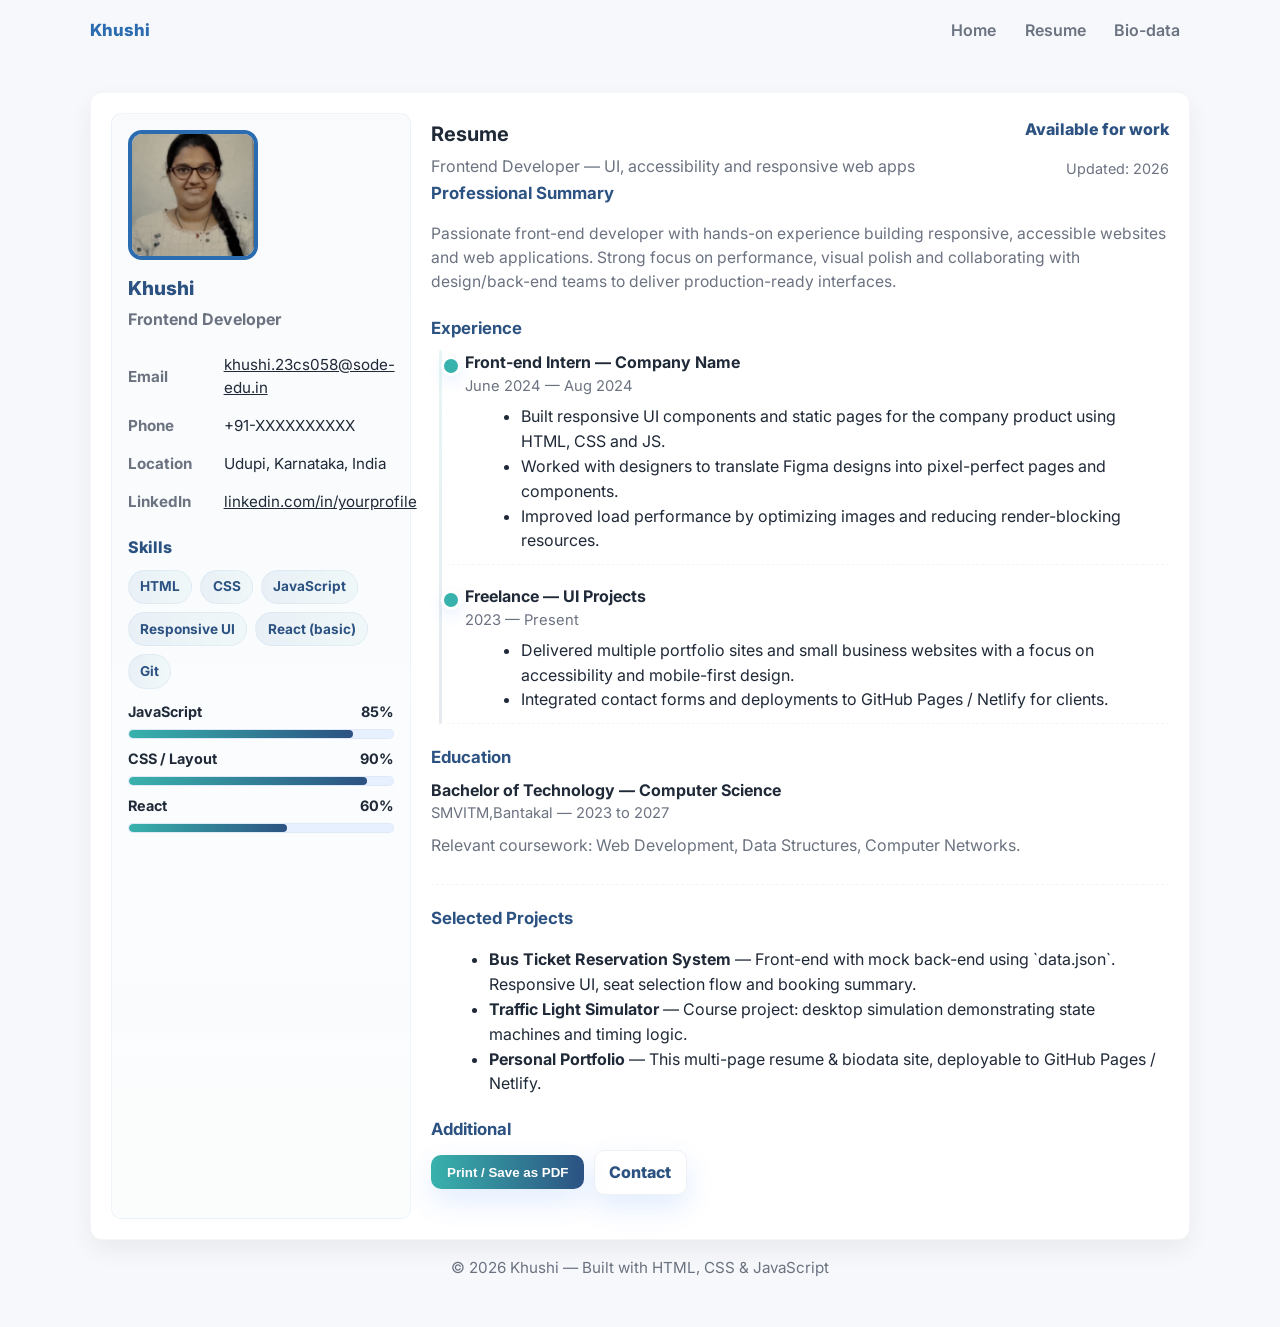
<file: resume.html>
<!doctype html>
<html lang="en">
<head>
  <meta charset="utf-8" />
  <meta name="viewport" content="width=device-width,initial-scale=1" />
  <title>Khushi — Resume</title>

  <!-- Optional: keep or change font -->
  <link href="https://fonts.googleapis.com/css2?family=Inter:wght@300;400;600;700;800&display=swap" rel="stylesheet">

  <!-- INLINE CSS (professional, colored, border-boxed, responsive) -->
  <style>
    :root{
      --primary: #2b6cb0;
      --secondary: #2c5282;
      --accent: #38b2ac;
      --bg: #f6f8fb;
      --card: #ffffff;
      --muted:#6b7280;
      --text: #1f2937;
      --radius: 12px;
      --shadow: 0 10px 25px rgba(15,23,42,0.06);
      --container: 1100px;
    }
    /* Reset & base */
    *{box-sizing:border-box}
    html,body{height:100%}
    body{
      margin:0;
      font-family: "Inter", system-ui, -apple-system, "Segoe UI", Roboto, Arial;
      background:var(--bg);
      color:var(--text);
      -webkit-font-smoothing:antialiased;
      -moz-osx-font-smoothing:grayscale;
      line-height:1.55;
    }
    a{color:inherit}
    .container{max-width:var(--container);margin:0 auto;padding:1.25rem}

    /* Header */
    .site-header{
      background:transparent;padding:0.75rem 0;margin-bottom:0.5rem;
      display:flex;align-items:center;justify-content:space-between;
    }
    .brand{font-weight:800;color:var(--primary);font-size:1.05rem;text-decoration:none}
    .nav{display:flex;gap:0.6rem;align-items:center}
    .nav a{font-weight:600;color:var(--muted);text-decoration:none;padding:0.35rem 0.6rem;border-radius:8px}
    .nav a:hover{color:var(--primary);background:rgba(43,108,176,0.06)}

    /* Main Layout */
    .page{padding:1.5rem 0 3rem}
    .card{
      display:flex;gap:1.25rem;background:var(--card);
      border-radius:var(--radius);padding:1.25rem;box-shadow:var(--shadow);
      border:1px solid rgba(15,23,42,0.04);
    }

    /* Left column (profile) */
    .card-left{
      width:300px;min-width:220px;flex-shrink:0;
      background:linear-gradient(180deg, rgba(43,108,176,0.03), rgba(56,178,172,0.02));
      padding:1rem;border-radius:10px;border:1px solid rgba(43,108,176,0.06);
      display:flex;flex-direction:column;align-items:flex-start;
    }
    .avatar{
      width:130px;height:130px;border-radius:14px;object-fit:cover;border:4px solid var(--primary);
      display:block;margin-bottom:0.9rem;
    }
    .name{font-size:1.2rem;font-weight:800;color:var(--secondary);margin-bottom:0.15rem}
    .role{color:var(--muted);font-weight:700;margin-bottom:0.9rem}
    .contact-list{list-style:none;padding:0;margin:0;width:100%}
    .contact-list li{display:flex;align-items:center;gap:0.6rem;padding:0.45rem 0;color:var(--text);font-size:0.95rem}
    .contact-label{font-weight:700;color:var(--muted);width:86px;flex-shrink:0}
    .skill-badges{display:flex;flex-wrap:wrap;gap:0.5rem;margin-top:0.6rem}
    .badge{
      background:linear-gradient(90deg, rgba(43,108,176,0.08), rgba(56,178,172,0.05));
      padding:0.35rem 0.7rem;border-radius:999px;font-weight:700;font-size:0.85rem;color:var(--secondary);
      border:1px solid rgba(43,108,176,0.06);
    }

    /* Right column (main content) */
    .card-right{flex:1;padding:0.25rem 0}
    .section{margin-bottom:1.25rem}
    .section h3{margin:0 0 0.5rem 0;font-size:1.05rem;color:var(--secondary)}
    .summary{color:var(--muted);font-size:0.98rem}
    .job{margin-bottom:0.9rem;padding-bottom:0.65rem;border-bottom:1px dashed rgba(15,23,42,0.04)}
    .job h4{margin:0;font-size:1rem}
    .job .muted{color:var(--muted);font-size:0.92rem;margin-bottom:0.35rem}
    .job ul{margin:0.4rem 0 0 1.05rem}

    /* Timeline visual */
    .timeline{position:relative;padding-left:1rem;margin-top:0.6rem}
    .timeline::before{
      content:'';position:absolute;left:8px;top:0;bottom:0;width:3px;
      background:linear-gradient(180deg,var(--accent),var(--secondary));opacity:0.12;border-radius:3px;
    }
    .timeline-item{position:relative;margin-bottom:1.2rem;padding-left:1.1rem}
    .timeline-item::before{
      content:'';position:absolute;left:-6px;top:6px;width:14px;height:14px;border-radius:50%;
      background:var(--accent);border:3px solid var(--card);box-shadow:0 6px 16px rgba(11,99,246,0.10);
    }

    /* Projects */
    .projects ul{margin-left:1.1rem}

    /* Progress bars */
    .skill-row{margin-top:0.6rem}
    .skill-label{display:flex;justify-content:space-between;font-weight:700;color:var(--text);font-size:0.9rem}
    .progress{height:10px;background:#e6f0ff;border-radius:999px;overflow:hidden;margin-top:0.35rem;border:1px solid rgba(15,23,42,0.03)}
    .progress > i{display:block;height:100%;background:linear-gradient(90deg,var(--accent),var(--secondary));width:60%;border-radius:999px}

    /* Download / actions */
    .actions{margin-top:0.8rem}
    .btn{
      display:inline-block;padding:0.6rem 1rem;border-radius:10px;font-weight:800;text-decoration:none;color:#fff;
      background:linear-gradient(90deg,var(--accent),var(--secondary));box-shadow:0 12px 30px rgba(11,99,246,0.12);
      border:0;cursor:pointer;
    }
    .btn.ghost{background:transparent;color:var(--secondary);border:1px solid rgba(15,23,42,0.06)}

    /* Footer small */
    .foot-small{color:var(--muted);font-size:0.9rem;margin-top:1rem}

    /* Print-friendly */
    @media print{
      body{background:#fff;color:#000}
      .nav,.btn,.site-header{display:none}
      .card{box-shadow:none;border:0;border-radius:0}
    }

    /* Responsive */
    @media (max-width:900px){
      .card{flex-direction:column}
      .card-left{width:100%;display:flex;align-items:center;text-align:center;gap:0.8rem}
      .contact-label{display:none}
      .nav{display:none}
    }
  </style>
</head>
<body>
  <header class="site-header container" role="banner">
    <a class="brand" href="index.html">Khushi</a>
    <nav class="nav" aria-label="Main navigation">
      <a href="index.html">Home</a>
      <a href="resume.html" aria-current="page">Resume</a>
      <a href="biodata.html">Bio-data</a>
    </nav>
  </header>

  <main class="container page" role="main">
    <section class="card" aria-labelledby="resume-heading">
      <!-- LEFT: Profile & contacts -->
      <aside class="card-left" aria-label="Profile">
        <img src="IMG_4544.PNG" alt="Profile photo" class="avatar">
        <div class="name">Khushi</div>
        <div class="role">Frontend Developer</div>

        <ul class="contact-list" aria-label="Contact details">
          <li><span class="contact-label">Email</span><span><a href="mailto:khushi.23cs058@sode-edu.in">khushi.23cs058@sode-edu.in</a></span></li>
          <li><span class="contact-label">Phone</span><span>+91-XXXXXXXXXX</span></li>
          <li><span class="contact-label">Location</span><span>Udupi, Karnataka, India</span></li>
          <li><span class="contact-label">LinkedIn</span><span><a href="#" target="_blank" rel="noopener">linkedin.com/in/yourprofile</a></span></li>
        </ul>

        <div style="width:100%;margin-top:0.9rem;">
          <div style="font-weight:800;color:var(--secondary);margin-bottom:0.45rem">Skills</div>
          <div class="skill-badges" aria-hidden="true">
            <span class="badge">HTML</span>
            <span class="badge">CSS</span>
            <span class="badge">JavaScript</span>
            <span class="badge">Responsive UI</span>
            <span class="badge">React (basic)</span>
            <span class="badge">Git</span>
          </div>

          <div class="skill-row" aria-hidden="true" style="margin-top:0.8rem">
            <div class="skill-label"><span>JavaScript</span><span>85%</span></div>
            <div class="progress"><i style="width:85%"></i></div>
            <div class="skill-label" style="margin-top:0.55rem"><span>CSS / Layout</span><span>90%</span></div>
            <div class="progress"><i style="width:90%"></i></div>
            <div class="skill-label" style="margin-top:0.55rem"><span>React</span><span>60%</span></div>
            <div class="progress"><i style="width:60%"></i></div>
          </div>
        </div>
      </aside>

      <!-- RIGHT: Summary, Experience, Education, Projects -->
      <div class="card-right">
        <header style="display:flex;align-items:center;justify-content:space-between;gap:1rem;">
          <div>
            <h1 id="resume-heading" style="margin:0;font-size:1.25rem">Resume</h1>
            <div class="small muted" style="color:var(--muted);margin-top:0.25rem">Frontend Developer — UI, accessibility and responsive web apps</div>
          </div>
          <div style="text-align:right">
            <div style="font-weight:800;color:var(--secondary);font-size:1rem">Available for work</div>
            <div class="foot-small">Updated: <span id="year"></span></div>
          </div>
        </header>

        <section class="section summary" aria-labelledby="summary-heading">
          <h3 id="summary-heading">Professional Summary</h3>
          <p>Passionate front-end developer with hands-on experience building responsive, accessible websites and web applications. Strong focus on performance, visual polish and collaborating with design/back-end teams to deliver production-ready interfaces.</p>
        </section>

        <section class="section experience" aria-labelledby="exp-heading">
          <h3 id="exp-heading">Experience</h3>

          <div class="timeline" aria-hidden="false">
            <div class="timeline-item job" role="article" aria-label="Front-end Intern — Company Name">
              <h4>Front-end Intern — Company Name</h4>
              <div class="muted">June 2024 — Aug 2024</div>
              <ul>
                <li>Built responsive UI components and static pages for the company product using HTML, CSS and JS.</li>
                <li>Worked with designers to translate Figma designs into pixel-perfect pages and components.</li>
                <li>Improved load performance by optimizing images and reducing render-blocking resources.</li>
              </ul>
            </div>

            <div class="timeline-item job" role="article" aria-label="Freelance — UI Projects">
              <h4>Freelance — UI Projects</h4>
              <div class="muted">2023 — Present</div>
              <ul>
                <li>Delivered multiple portfolio sites and small business websites with a focus on accessibility and mobile-first design.</li>
                <li>Integrated contact forms and deployments to GitHub Pages / Netlify for clients.</li>
              </ul>
            </div>
          </div>
        </section>

        <section class="section education" aria-labelledby="edu-heading">
          <h3 id="edu-heading">Education</h3>
          <div class="job">
            <h4>Bachelor of Technology — Computer Science</h4>
            <div class="muted">SMVITM,Bantakal — 2023 to 2027</div>
            <p style="margin-top:0.5rem;color:var(--muted)">Relevant coursework: Web Development, Data Structures, Computer Networks.</p>
          </div>
        </section>

        <section class="section projects" aria-labelledby="proj-heading">
          <h3 id="proj-heading">Selected Projects</h3>
          <ul>
            <li><strong>Bus Ticket Reservation System</strong> — Front-end with mock back-end using `data.json`. Responsive UI, seat selection flow and booking summary.</li>
            <li><strong>Traffic Light Simulator</strong> — Course project: desktop simulation demonstrating state machines and timing logic.</li>
            <li><strong>Personal Portfolio</strong> — This multi-page resume & biodata site, deployable to GitHub Pages / Netlify.</li>
          </ul>
        </section>

        <section class="section" aria-labelledby="more-heading">
          <h3 id="more-heading">Additional</h3>
          <div style="display:flex;gap:0.6rem;align-items:center;flex-wrap:wrap">
            <button class="btn" onclick="window.print()">Print / Save as PDF</button>
            <a class="btn ghost" href="mailto:you@example.com" style="background:transparent;border:1px solid rgba(15,23,42,0.06);color:var(--secondary);text-decoration:none;padding:0.55rem 0.9rem;border-radius:10px;font-weight:800;">Contact</a>
          </div>
        </section>

      </div>
    </section>

    <div style="text-align:center;margin-top:1rem;color:var(--muted);font-size:0.95rem">
      © <span id="year2"></span> Khushi — Built with HTML, CSS & JavaScript
    </div>
  </main>

  <script>
    // set years in footer and header
    (function(){
      const y = new Date().getFullYear();
      const s = document.getElementById('year'); if(s) s.textContent = y;
      const s2 = document.getElementById('year2'); if(s2) s2.textContent = y;
    })();
  </script>
</body>
</html>
</file>
